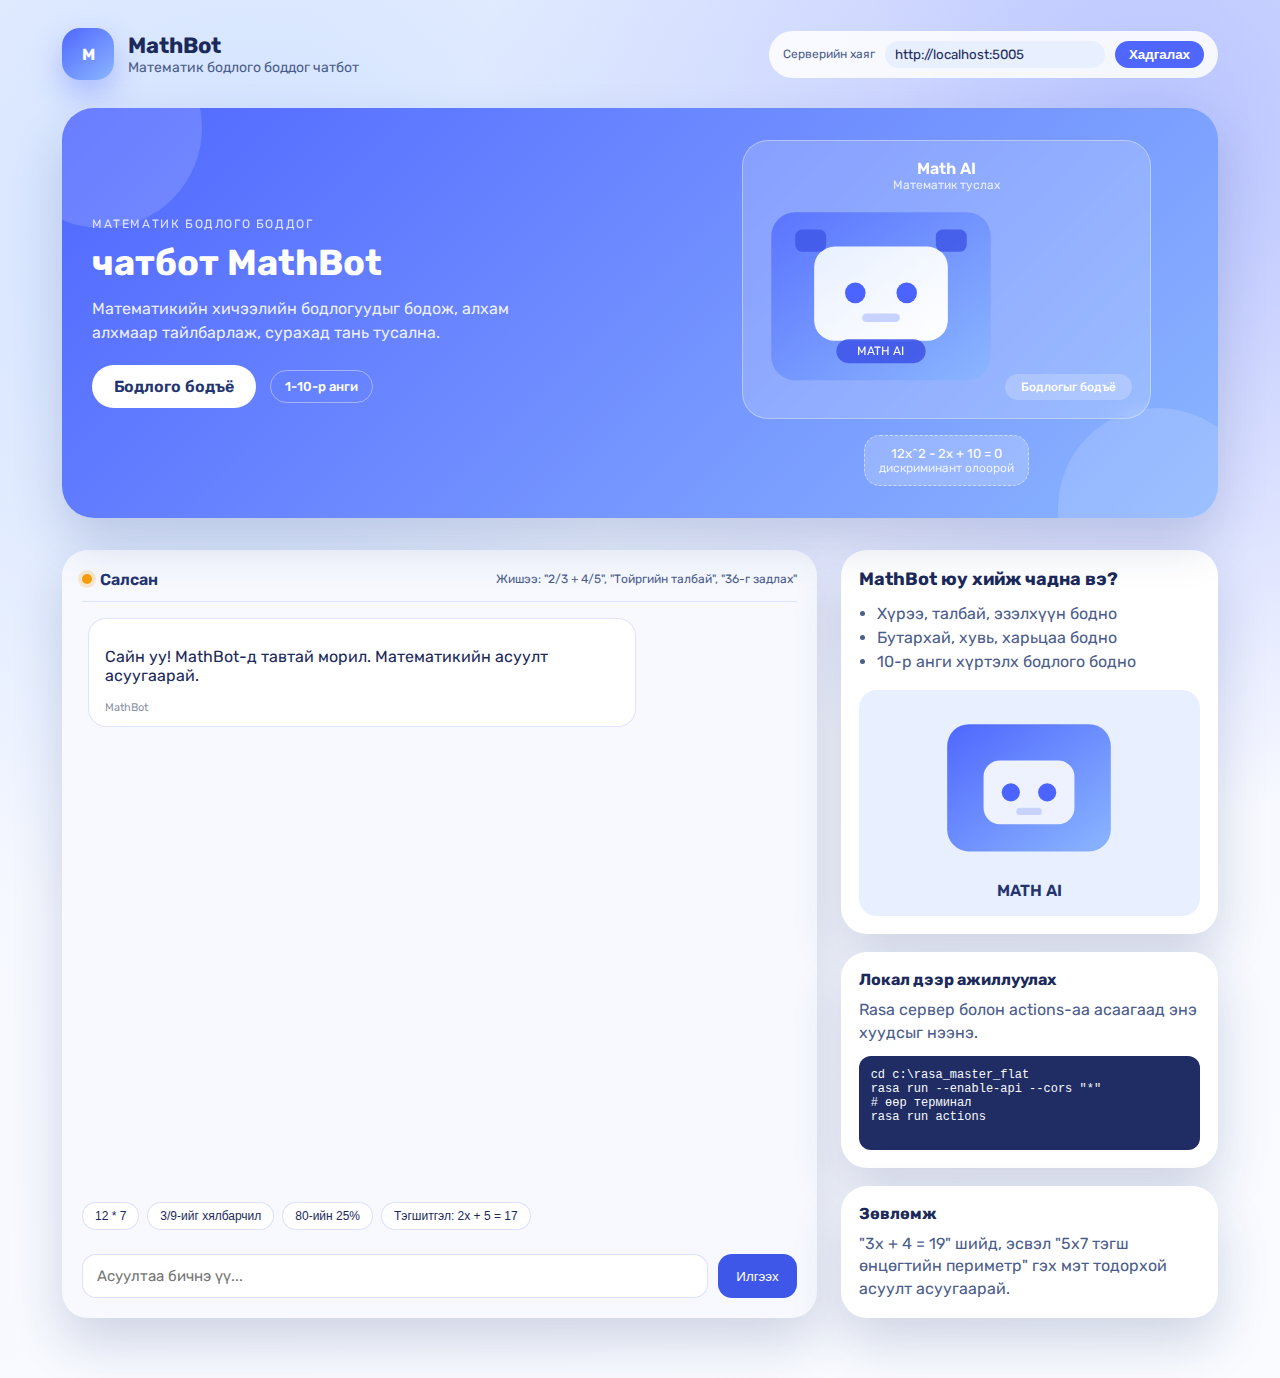
<file: web/index.html>
﻿<!doctype html>
<html lang="mn">
  <head>
    <meta charset="utf-8" />
    <meta name="viewport" content="width=device-width, initial-scale=1" />
    <title>MathBot - Математик бодлого боддог чатбот</title>
    <link rel="preconnect" href="https://fonts.googleapis.com" />
    <link rel="preconnect" href="https://fonts.gstatic.com" crossorigin />
    <link
      href="https://fonts.googleapis.com/css2?family=Rubik:wght@400;500;600;700&display=swap"
      rel="stylesheet"
    />
    <link rel="stylesheet" href="styles.css" />
  </head>
  <body>
    <div class="page">
      <header class="topbar">
        <div class="brand">
          <div class="brand-mark">M</div>
          <div>
            <div class="brand-title">MathBot</div>
            <div class="brand-sub">Математик бодлого боддог чатбот</div>
          </div>
        </div>
        <div class="server card">
          <label for="serverUrl">Серверийн хаяг</label>
          <input id="serverUrl" type="url" placeholder="http://localhost:5005" />
          <button id="saveServer" class="ghost">Хадгалах</button>
        </div>
      </header>

      <section class="hero">
        <div class="hero-content">
          <div class="eyebrow">Математик бодлого боддог</div>
          <h1>чатбот MathBot</h1>
          <p>
            Математикийн хичээлийн бодлогуудыг бодож, алхам алхмаар тайлбарлаж,
            сурахад тань тусална.
          </p>
          <div class="hero-actions">
            <a class="primary" href="#chat">Бодлого бодъё</a>
            <div class="hero-chip">1-10-р анги</div>
          </div>
        </div>
        <div class="hero-visual">
          <div class="hero-card">
            <div class="hero-card-header">
              <div class="hero-card-title">Math AI</div>
              <div class="hero-card-sub">Математик туслах</div>
            </div>
            <svg class="bot-graphic" viewBox="0 0 280 220" role="img" aria-label="MathBot">
              <defs>
                <linearGradient id="panel" x1="0" x2="1" y1="0" y2="1">
                  <stop offset="0" stop-color="#5b74ff" />
                  <stop offset="1" stop-color="#8bb6ff" />
                </linearGradient>
                <linearGradient id="bot" x1="0" x2="1" y1="0" y2="1">
                  <stop offset="0" stop-color="#e8f0ff" />
                  <stop offset="1" stop-color="#ffffff" />
                </linearGradient>
              </defs>
              <rect x="12" y="12" width="256" height="196" rx="28" fill="url(#panel)" />
              <rect x="62" y="52" width="156" height="110" rx="24" fill="url(#bot)" />
              <circle cx="110" cy="106" r="12" fill="#4b63ff" />
              <circle cx="170" cy="106" r="12" fill="#4b63ff" />
              <rect x="118" y="130" width="44" height="10" rx="5" fill="#c7d2fe" />
              <rect x="88" y="160" width="104" height="28" rx="14" fill="#3f57e8" opacity="0.9" />
              <text x="140" y="179" text-anchor="middle" font-size="14" fill="#ffffff" font-family="Rubik, sans-serif">
                MATH AI
              </text>
              <rect x="40" y="32" width="36" height="26" rx="8" fill="#3f57e8" opacity="0.85" />
              <rect x="204" y="32" width="36" height="26" rx="8" fill="#3f57e8" opacity="0.85" />
            </svg>
            <div class="hero-card-action">Бодлогыг бодъё</div>
          </div>
          <div class="floating-note">
            12x^2 - 2x + 10 = 0
            <span>дискриминант олоорой</span>
          </div>
        </div>
      </section>

      <section class="main-grid">
        <section id="chat" class="chat card">
          <div class="chat-header">
            <div class="status">
              <span class="dot"></span>
              <span id="statusText">Салсан</span>
            </div>
            <div class="tips">
              Жишээ: "2/3 + 4/5", "Тойргийн талбай", "36-г задлах"
            </div>
          </div>

          <div id="messages" class="messages" aria-live="polite"></div>

          <div id="quickReplies" class="quick-replies">
            <button class="chip" data-text="Solve 12 * 7">12 * 7</button>
            <button class="chip" data-text="Simplify 3/9">3/9-ийг хялбарчил</button>
            <button class="chip" data-text="Find 25% of 80">80-ийн 25%</button>
            <button class="chip" data-text="Equation: 2x + 5 = 17">Тэгшитгэл: 2x + 5 = 17</button>
          </div>

          <form id="composer" class="composer" autocomplete="off">
            <input
              id="messageInput"
              type="text"
              placeholder="Асуултаа бичнэ үү..."
              aria-label="Message"
              required
            />
            <button id="sendBtn" type="submit">Илгээх</button>
          </form>
        </section>

        <aside class="side-stack">
          <div class="feature-card card">
            <div class="feature-body">
              <h2>MathBot юу хийж чадна вэ?</h2>
              <ul>
                <li>Хүрээ, талбай, эзэлхүүн бодно</li>
                <li>Бутархай, хувь, харьцаа бодно</li>
                <li>10-р анги хүртэлх бодлого бодно</li>
              </ul>
            </div>
            <div class="feature-visual">
              <svg class="bot-mini" viewBox="0 0 220 180" role="img" aria-label="MathBot">
                <defs>
                  <linearGradient id="panelMini" x1="0" x2="1" y1="0" y2="1">
                    <stop offset="0" stop-color="#4f67ff" />
                    <stop offset="1" stop-color="#8bb6ff" />
                  </linearGradient>
                </defs>
                <rect x="20" y="20" width="180" height="140" rx="24" fill="url(#panelMini)" />
                <rect x="60" y="60" width="100" height="70" rx="18" fill="#eef2ff" />
                <circle cx="90" cy="95" r="10" fill="#4b63ff" />
                <circle cx="130" cy="95" r="10" fill="#4b63ff" />
                <rect x="96" y="112" width="28" height="8" rx="4" fill="#c7d2fe" />
              </svg>
              <div class="feature-badge">MATH AI</div>
            </div>
          </div>

          <div class="panel-card card">
            <h2>Локал дээр ажиллуулах</h2>
            <p>Rasa сервер болон actions-аа асаагаад энэ хуудсыг нээнэ.</p>
            <pre>
cd c:\rasa_master_flat
rasa run --enable-api --cors "*"
# өөр терминал
rasa run actions
            </pre>
          </div>

          <div class="panel-card card">
            <h2>Зөвлөмж</h2>
            <p>
              "3x + 4 = 19" шийд, эсвэл "5x7 тэгш өнцөгтийн периметр" гэх мэт
              тодорхой асуулт асуугаарай.
            </p>
          </div>
        </aside>
      </section>
    </div>

    <script src="app.js"></script>
  </body>
</html>
</file>
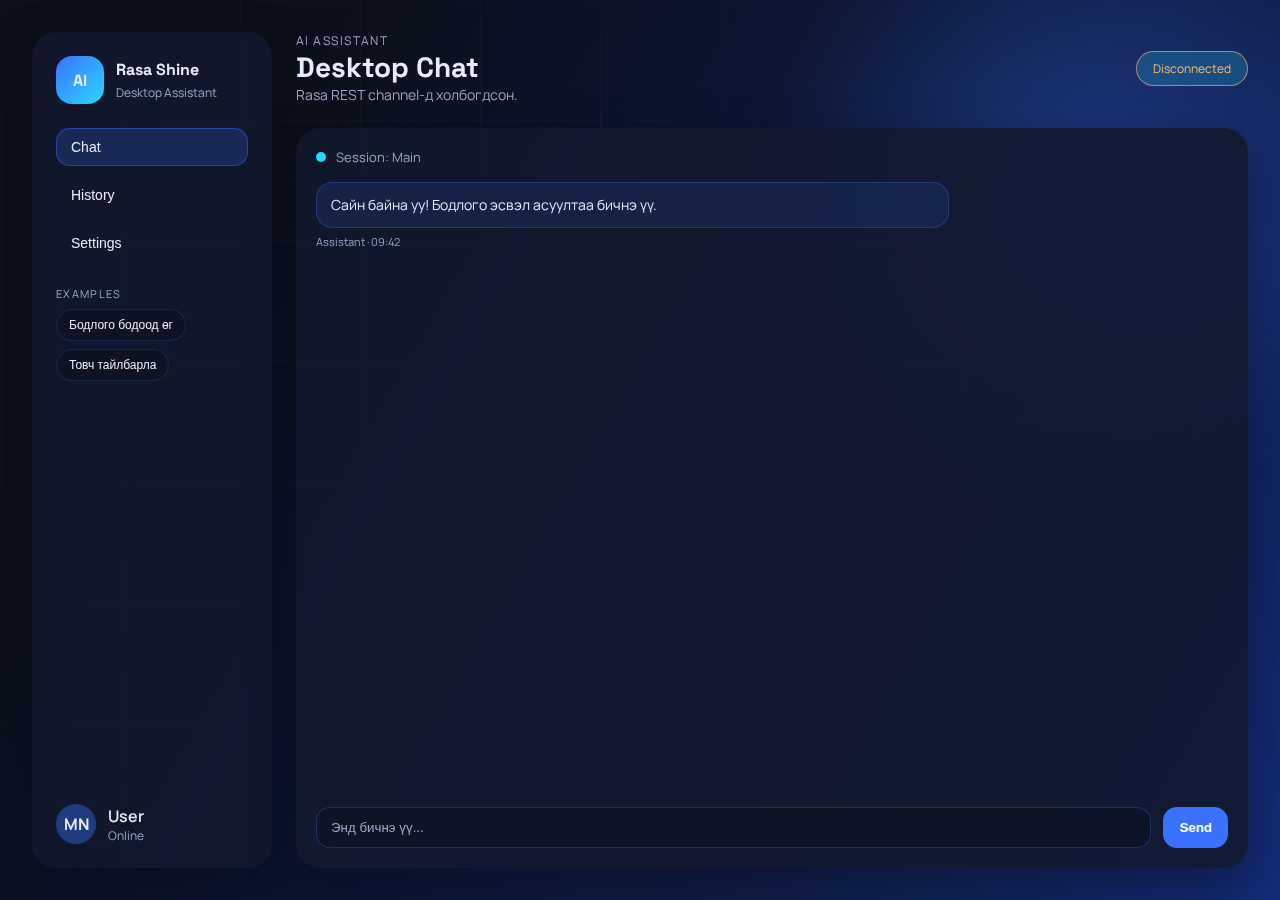
<file: rasa_shine_egel/ui/index.html>
<!DOCTYPE html>
<html lang="en">
  <head>
    <meta charset="UTF-8" />
    <meta name="viewport" content="width=device-width, initial-scale=1.0" />
    <title>AI Assistant Desktop UI</title>
    <link rel="stylesheet" href="styles.css?v=20260124" />
    <link rel="preconnect" href="https://fonts.googleapis.com" />
    <link rel="preconnect" href="https://fonts.gstatic.com" crossorigin />
    <link
      href="https://fonts.googleapis.com/css2?family=Space+Grotesk:wght@400;500;600;700&family=Manrope:wght@400;600;700&display=swap"
      rel="stylesheet"
    />
  </head>
  <body>
    <div class="bg">
      <div class="radial"></div>
      <div class="grid"></div>
    </div>

    <div class="app">
      <aside class="sidebar">
        <div class="brand">
          <div class="logo">AI</div>
          <div class="brand-text">
            <span class="title">Rasa Shine</span>
            <span class="sub">Desktop Assistant</span>
          </div>
        </div>

        <nav class="nav">
          <button class="nav-item active">Chat</button>
          <button class="nav-item">History</button>
          <button class="nav-item">Settings</button>
        </nav>

        <div class="quick">
          <div class="quick-title">Examples</div>
          <button class="pill" data-message="Бодлого бодоод өг">Бодлого бодоод өг</button>
          <button class="pill" data-message="Товч тайлбарла">Товч тайлбарла</button>
        </div>

        <div class="profile">
          <div class="avatar">MN</div>
          <div class="profile-text">
            <div class="name">User</div>
            <div class="status">Online</div>
          </div>
        </div>
      </aside>

      <main class="main">
        <header class="topbar">
          <div>
            <div class="eyebrow">AI Assistant</div>
            <h1>Desktop Chat</h1>
            <p class="hero-text">Rasa REST channel-д холбогдсон.</p>
          </div>
          <div class="status-pill" id="status-pill">Disconnected</div>
        </header>

        <section class="chat">
          <div class="chat-header">
            <div class="dot"></div>
            <div class="chat-title">Session: Main</div>
          </div>

          <div class="messages" id="messages">
            <div class="message assistant">
              <div class="bubble">
                Сайн байна уу! Бодлого эсвэл асуултаа бичнэ үү.
              </div>
              <div class="meta">Assistant · 09:42</div>
            </div>
          </div>

          <form class="composer" id="composer" data-endpoint="http://localhost:5005/webhooks/rest/webhook">
            <input
              id="composer-input"
              type="text"
              placeholder="Энд бичнэ үү..."
              autocomplete="off"
            />
            <button type="submit" class="send">Send</button>
          </form>
        </section>
      </main>
    </div>

    <script src="app.js?v=20260124"></script>
  </body>
</html>
</file>
<file: web/styles.css>
﻿:root {
  --ink: #1b2a5a;
  --ink-soft: #4b5d8a;
  --blue-900: #24346f;
  --blue-700: #3f57e8;
  --blue-500: #4f67ff;
  --blue-300: #8bb6ff;
  --blue-100: #e8f0ff;
  --surface: #ffffff;
  --surface-soft: rgba(255, 255, 255, 0.85);
  --shadow: 0 24px 50px rgba(28, 50, 112, 0.18);
  --radius: 26px;
  --radius-sm: 18px;
}

* {
  box-sizing: border-box;
}

body {
  margin: 0;
  font-family: "Rubik", system-ui, -apple-system, "Segoe UI", sans-serif;
  color: var(--ink);
  background:
    radial-gradient(circle at 20% 20%, rgba(141, 185, 255, 0.35), transparent 45%),
    radial-gradient(circle at 90% 10%, rgba(91, 116, 255, 0.4), transparent 40%),
    linear-gradient(160deg, #eef3ff 0%, #f6f8ff 45%, #f9fbff 100%);
  min-height: 100vh;
}

.page {
  max-width: 1200px;
  margin: 0 auto;
  padding: 28px 22px 60px;
}

.card {
  background: var(--surface);
  border-radius: var(--radius);
  box-shadow: var(--shadow);
}

.topbar {
  display: flex;
  justify-content: space-between;
  align-items: center;
  gap: 18px;
  margin-bottom: 28px;
}

.brand {
  display: flex;
  align-items: center;
  gap: 14px;
}

.brand-mark {
  width: 52px;
  height: 52px;
  border-radius: 18px;
  display: grid;
  place-items: center;
  font-weight: 700;
  color: #fff;
  background: linear-gradient(140deg, #4f67ff, #8bb6ff);
  box-shadow: 0 14px 30px rgba(79, 103, 255, 0.35);
  text-transform: uppercase;
}

.brand-title {
  font-size: 22px;
  font-weight: 700;
}

.brand-sub {
  font-size: 14px;
  color: var(--ink-soft);
}

.server {
  display: flex;
  flex-wrap: wrap;
  gap: 10px;
  align-items: center;
  padding: 10px 14px;
  background: var(--surface-soft);
  border-radius: 999px;
  box-shadow: none;
}

.server label {
  font-size: 12px;
  color: var(--ink-soft);
}

.server input {
  border: none;
  outline: none;
  padding: 6px 10px;
  border-radius: 999px;
  background: var(--blue-100);
  min-width: 220px;
  font-family: inherit;
  color: var(--ink);
}

.server .ghost {
  border: none;
  background: var(--blue-500);
  color: #fff;
  padding: 6px 14px;
  border-radius: 999px;
  cursor: pointer;
  font-weight: 600;
  transition: transform 0.2s ease, box-shadow 0.2s ease;
}

.server .ghost:hover {
  transform: translateY(-1px);
  box-shadow: 0 12px 24px rgba(79, 103, 255, 0.25);
}

.hero {
  display: grid;
  grid-template-columns: minmax(0, 1.1fr) minmax(0, 0.9fr);
  gap: 24px;
  align-items: center;
  padding: 32px 30px;
  border-radius: 32px;
  background: linear-gradient(135deg, #4f67ff 0%, #6a86ff 40%, #8bb6ff 100%);
  color: #fff;
  position: relative;
  overflow: hidden;
  box-shadow: var(--shadow);
}

.hero::before,
.hero::after {
  content: "";
  position: absolute;
  width: 200px;
  height: 200px;
  border-radius: 50%;
  background: rgba(255, 255, 255, 0.15);
  filter: blur(0px);
  z-index: 0;
}

.hero::before {
  top: -80px;
  left: -60px;
}

.hero::after {
  bottom: -90px;
  right: -40px;
}

.hero-content,
.hero-visual {
  position: relative;
  z-index: 1;
}

.eyebrow {
  text-transform: uppercase;
  letter-spacing: 1.6px;
  font-size: 12px;
  opacity: 0.8;
  margin-bottom: 12px;
}

.hero-content h1 {
  margin: 0 0 14px;
  font-size: 36px;
  line-height: 1.1;
}

.hero-content p {
  margin: 0 0 20px;
  max-width: 420px;
  color: rgba(255, 255, 255, 0.9);
  line-height: 1.5;
}

.hero-actions {
  display: flex;
  align-items: center;
  gap: 14px;
  flex-wrap: wrap;
}

.primary {
  display: inline-flex;
  align-items: center;
  justify-content: center;
  padding: 12px 22px;
  border-radius: 999px;
  background: #fff;
  color: var(--blue-900);
  font-weight: 600;
  text-decoration: none;
  transition: transform 0.2s ease, box-shadow 0.2s ease;
}

.primary:hover {
  transform: translateY(-2px);
  box-shadow: 0 16px 30px rgba(20, 30, 90, 0.3);
}

.hero-chip {
  padding: 8px 14px;
  border-radius: 999px;
  border: 1px solid rgba(255, 255, 255, 0.4);
  font-size: 13px;
  font-weight: 500;
}

.hero-visual {
  display: flex;
  flex-direction: column;
  align-items: center;
  gap: 16px;
}

.hero-card {
  background: rgba(255, 255, 255, 0.18);
  border: 1px solid rgba(255, 255, 255, 0.35);
  border-radius: 26px;
  padding: 18px;
  backdrop-filter: blur(8px);
  text-align: center;
}

.hero-card-header {
  margin-bottom: 10px;
}

.hero-card-title {
  font-size: 16px;
  font-weight: 600;
}

.hero-card-sub {
  font-size: 12px;
  opacity: 0.8;
}

.hero-card-action {
  display: inline-block;
  margin-top: 8px;
  padding: 6px 16px;
  background: rgba(255, 255, 255, 0.22);
  border-radius: 999px;
  font-size: 12px;
  font-weight: 500;
}

.bot-graphic {
  width: 240px;
  max-width: 100%;
  height: auto;
}

.floating-note {
  background: rgba(255, 255, 255, 0.2);
  border: 1px dashed rgba(255, 255, 255, 0.5);
  padding: 10px 14px;
  border-radius: 16px;
  font-size: 13px;
  text-align: center;
}

.floating-note span {
  display: block;
  font-size: 12px;
  opacity: 0.8;
}

.main-grid {
  display: grid;
  grid-template-columns: minmax(0, 2fr) minmax(0, 1fr);
  gap: 24px;
  margin-top: 32px;
}

.chat {
  padding: 20px;
  display: flex;
  flex-direction: column;
  min-height: 620px;
  background: #f7f9ff;
}

.chat-header {
  display: flex;
  justify-content: space-between;
  align-items: center;
  gap: 12px;
  padding-bottom: 12px;
  border-bottom: 1px solid rgba(79, 103, 255, 0.15);
}

.status {
  display: flex;
  align-items: center;
  gap: 8px;
  font-weight: 600;
  color: var(--blue-900);
}

.status .dot {
  width: 10px;
  height: 10px;
  border-radius: 50%;
  background: #f59e0b;
  box-shadow: 0 0 0 4px rgba(245, 158, 11, 0.2);
}

.tips {
  font-size: 12px;
  color: var(--ink-soft);
}

.messages {
  flex: 1;
  display: flex;
  flex-direction: column;
  gap: 14px;
  padding: 16px 6px;
  overflow-y: auto;
}

.message {
  max-width: 78%;
  padding: 12px 16px;
  border-radius: 18px;
  position: relative;
  animation: bubbleIn 0.25s ease-out;
}

@keyframes bubbleIn {
  from {
    opacity: 0;
    transform: translateY(8px);
  }
  to {
    opacity: 1;
    transform: translateY(0);
  }
}

.message.incoming {
  align-self: flex-start;
  background: #fff;
  border: 1px solid rgba(79, 103, 255, 0.18);
}

.message.outgoing {
  align-self: flex-end;
  background: linear-gradient(135deg, #4f67ff, #8bb6ff);
  color: #fff;
}

.message .meta {
  font-size: 11px;
  color: rgba(27, 42, 90, 0.55);
  margin-top: 6px;
}

.message.outgoing .meta {
  color: rgba(255, 255, 255, 0.75);
}

.message img {
  width: 100%;
  border-radius: 12px;
  margin-top: 6px;
}

.quick-replies {
  display: flex;
  flex-wrap: wrap;
  gap: 8px;
  padding: 10px 0 14px;
}

.chip {
  border: 1px solid rgba(79, 103, 255, 0.2);
  background: #fff;
  border-radius: 999px;
  padding: 6px 12px;
  font-size: 12px;
  cursor: pointer;
  color: var(--ink);
  transition: all 0.2s ease;
}

.chip:hover {
  border-color: var(--blue-500);
  color: var(--blue-700);
  transform: translateY(-1px);
}

.composer {
  display: flex;
  gap: 10px;
  padding-top: 10px;
}

.composer input {
  flex: 1;
  padding: 12px 14px;
  border-radius: 14px;
  border: 1px solid rgba(79, 103, 255, 0.2);
  font-family: inherit;
  font-size: 15px;
  background: #fff;
}

.composer button {
  background: var(--blue-700);
  color: #fff;
  border: none;
  padding: 12px 18px;
  border-radius: 14px;
  cursor: pointer;
  transition: transform 0.2s ease, box-shadow 0.2s ease;
}

.composer button:hover {
  transform: translateY(-1px);
  box-shadow: 0 12px 24px rgba(79, 103, 255, 0.25);
}

.side-stack {
  display: flex;
  flex-direction: column;
  gap: 18px;
}

.feature-card {
  padding: 18px;
  display: grid;
  gap: 16px;
}

.feature-body h2 {
  margin: 0 0 12px;
  font-size: 18px;
}

.feature-body ul {
  margin: 0;
  padding-left: 18px;
  color: var(--ink-soft);
  line-height: 1.5;
}

.feature-visual {
  background: var(--blue-100);
  border-radius: var(--radius-sm);
  padding: 16px;
  text-align: center;
}

.bot-mini {
  width: 100%;
  max-width: 200px;
  height: auto;
}

.feature-badge {
  margin-top: 8px;
  font-weight: 600;
  color: var(--blue-900);
}

.panel-card {
  padding: 18px;
  background: #ffffff;
}

.panel-card h2 {
  margin: 0 0 10px;
  font-size: 16px;
}

.panel-card p {
  margin: 0;
  color: var(--ink-soft);
  line-height: 1.4;
}

.panel-card pre {
  background: #1f2d64;
  color: #f8fafc;
  padding: 12px;
  border-radius: 12px;
  overflow-x: auto;
  font-size: 12px;
  margin: 12px 0 0;
}

.typing {
  display: inline-flex;
  gap: 4px;
  align-items: center;
}

.typing span {
  width: 6px;
  height: 6px;
  border-radius: 50%;
  background: rgba(79, 103, 255, 0.5);
  animation: blink 1s infinite;
}

.typing span:nth-child(2) {
  animation-delay: 0.2s;
}

.typing span:nth-child(3) {
  animation-delay: 0.4s;
}

@keyframes blink {
  0%,
  100% {
    opacity: 0.4;
  }
  50% {
    opacity: 1;
  }
}

@media (max-width: 1024px) {
  .hero {
    grid-template-columns: 1fr;
  }

  .hero-visual {
    flex-direction: row;
    justify-content: center;
  }

  .main-grid {
    grid-template-columns: 1fr;
  }
}

@media (max-width: 720px) {
  .topbar {
    flex-direction: column;
    align-items: flex-start;
  }

  .server {
    width: 100%;
  }

  .server input {
    min-width: 180px;
    flex: 1;
  }

  .hero {
    padding: 24px 20px;
  }

  .hero-content h1 {
    font-size: 30px;
  }

  .hero-visual {
    flex-direction: column;
  }

  .chat {
    min-height: 520px;
  }

  .composer {
    flex-direction: column;
  }

  .composer button {
    width: 100%;
  }
}
</file>
<file: rasa_shine_egel/ui/styles.css>
:root {
  --bg: #0b0f1a;
  --bg-2: #0f1430;
  --panel: rgba(18, 24, 44, 0.9);
  --panel-2: rgba(14, 18, 34, 0.7);
  --accent: #3a72ff;
  --accent-2: #2ad7ff;
  --text: #e6ecff;
  --muted: #9aa7c7;
  --shadow: 0 20px 50px rgba(6, 10, 24, 0.45);
}

* {
  box-sizing: border-box;
  margin: 0;
  padding: 0;
}

body {
  font-family: "Manrope", sans-serif;
  color: var(--text);
  background: var(--bg);
  min-height: 100vh;
  overflow: hidden;
}

.bg {
  position: fixed;
  inset: 0;
  z-index: -2;
  background: linear-gradient(120deg, #0b0f1a 20%, #0f1d46 70%, #142c7a 100%);
}

.radial {
  position: absolute;
  width: 50vw;
  height: 50vw;
  right: -10vw;
  top: -10vw;
  background: radial-gradient(circle, rgba(58, 114, 255, 0.45), transparent 70%);
  filter: blur(30px);
  opacity: 0.8;
}

.grid {
  position: absolute;
  inset: 0;
  background-image: linear-gradient(rgba(255, 255, 255, 0.05) 1px, transparent 1px),
    linear-gradient(90deg, rgba(255, 255, 255, 0.05) 1px, transparent 1px);
  background-size: 120px 120px;
  mask-image: radial-gradient(circle at 30% 30%, black, transparent 70%);
  opacity: 0.6;
}

.app {
  display: grid;
  grid-template-columns: 240px 1fr;
  gap: 24px;
  padding: 32px;
  height: 100vh;
}

.sidebar {
  background: var(--panel);
  border-radius: 24px;
  padding: 24px;
  display: flex;
  flex-direction: column;
  gap: 24px;
  box-shadow: var(--shadow);
}

.brand {
  display: flex;
  align-items: center;
  gap: 12px;
}

.logo {
  width: 48px;
  height: 48px;
  border-radius: 16px;
  background: linear-gradient(135deg, var(--accent), var(--accent-2));
  display: grid;
  place-items: center;
  font-family: "Space Grotesk", sans-serif;
  font-weight: 700;
}

.brand-text .title {
  font-family: "Space Grotesk", sans-serif;
  font-weight: 700;
  display: block;
}

.brand-text .sub {
  color: var(--muted);
  font-size: 12px;
}

.nav {
  display: flex;
  flex-direction: column;
  gap: 10px;
}

.nav-item {
  background: transparent;
  border: 1px solid transparent;
  color: var(--text);
  padding: 10px 14px;
  border-radius: 14px;
  text-align: left;
  font-size: 14px;
  cursor: pointer;
  transition: all 0.2s ease;
}

.nav-item:hover,
.nav-item.active {
  background: rgba(58, 114, 255, 0.2);
  border-color: rgba(58, 114, 255, 0.45);
}

.quick-title {
  text-transform: uppercase;
  font-size: 11px;
  letter-spacing: 0.12em;
  color: var(--muted);
  margin-bottom: 8px;
}

.pill {
  background: var(--panel-2);
  border: 1px solid rgba(58, 114, 255, 0.2);
  color: var(--text);
  padding: 8px 12px;
  border-radius: 999px;
  font-size: 12px;
  margin-bottom: 8px;
  cursor: pointer;
}

.profile {
  margin-top: auto;
  display: flex;
  align-items: center;
  gap: 12px;
}

.avatar {
  width: 40px;
  height: 40px;
  border-radius: 50%;
  background: rgba(58, 114, 255, 0.4);
  display: grid;
  place-items: center;
  font-weight: 700;
}

.profile-text .name {
  font-weight: 600;
}

.profile-text .status {
  font-size: 12px;
  color: var(--muted);
}

.main {
  display: flex;
  flex-direction: column;
  gap: 24px;
}

.topbar {
  display: flex;
  justify-content: space-between;
  align-items: center;
}

.topbar h1 {
  font-family: "Space Grotesk", sans-serif;
  font-size: 28px;
}

.eyebrow {
  color: var(--muted);
  font-size: 12px;
  letter-spacing: 0.12em;
  text-transform: uppercase;
}

.status-pill {
  background: rgba(42, 215, 255, 0.2);
  color: var(--accent-2);
  padding: 8px 16px;
  border-radius: 999px;
  font-size: 12px;
  border: 1px solid rgba(42, 215, 255, 0.4);
}

.hero-text {
  color: var(--muted);
  font-size: 14px;
}

.chat {
  flex: 1;
  background: var(--panel);
  border-radius: 24px;
  padding: 20px;
  display: flex;
  flex-direction: column;
  gap: 16px;
  min-height: 420px;
  box-shadow: var(--shadow);
}

.chat-header {
  display: flex;
  align-items: center;
  gap: 10px;
  color: var(--muted);
  font-size: 13px;
}

.dot {
  width: 10px;
  height: 10px;
  border-radius: 50%;
  background: var(--accent-2);
}

.messages {
  flex: 1;
  overflow-y: auto;
  display: flex;
  flex-direction: column;
  gap: 16px;
  padding-right: 8px;
}

.message {
  display: flex;
  flex-direction: column;
  gap: 6px;
  max-width: 70%;
}

.message.user {
  align-self: flex-end;
  text-align: right;
}

.bubble {
  background: rgba(58, 114, 255, 0.12);
  border: 1px solid rgba(58, 114, 255, 0.3);
  padding: 12px 14px;
  border-radius: 16px;
  font-size: 14px;
  line-height: 1.4;
}

.message.user .bubble {
  background: rgba(42, 215, 255, 0.12);
  border-color: rgba(42, 215, 255, 0.4);
}

.meta {
  font-size: 11px;
  color: var(--muted);
}

.composer {
  display: grid;
  grid-template-columns: 1fr auto;
  gap: 12px;
}

.composer input {
  background: var(--panel-2);
  border: 1px solid rgba(58, 114, 255, 0.3);
  border-radius: 14px;
  padding: 12px 14px;
  color: var(--text);
}

.composer input::placeholder {
  color: var(--muted);
}

.send {
  background: var(--accent);
  color: white;
  border: none;
  padding: 12px 16px;
  border-radius: 14px;
  cursor: pointer;
  font-weight: 600;
}


@keyframes fadeUp {
  from {
    opacity: 0;
    transform: translateY(8px);
  }
  to {
    opacity: 1;
    transform: translateY(0);
  }
}

.chat,
.sidebar {
  animation: fadeUp 0.6s ease;
}

@media (max-width: 1200px) {
  .app {
    grid-template-columns: 200px 1fr;
  }
}

@media (max-width: 900px) {
  body {
    overflow: auto;
  }
  .app {
    grid-template-columns: 1fr;
    height: auto;
  }
  .sidebar {
    flex-direction: row;
    flex-wrap: wrap;
  }
  .hero {
    grid-template-columns: 1fr;
  }
}
</file>
